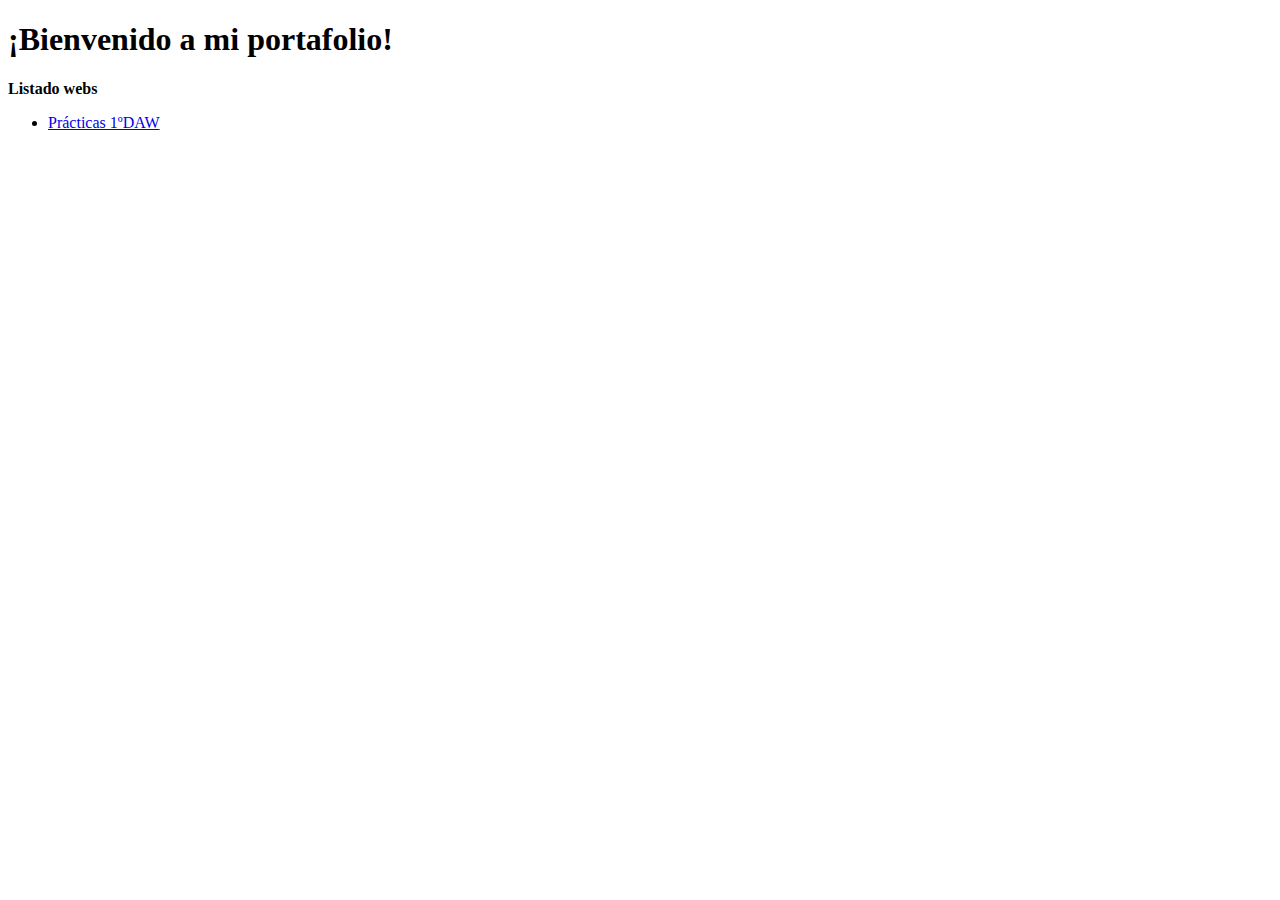
<file: index.html>
<!DOCTYPE html>
<html lang="es">
<head>
    <meta charset="UTF-8">
    <meta name="viewport" content="width=device-width, initial-scale=1.0">
    <link rel="icon" type="image/png" href="../src/img/favicon.png">
    <title>Portfolio</title>
</head>
<body>
    <h1>¡Bienvenido a mi portafolio!</h1>

    <p><strong>Listado webs</strong></p>
    <ul>
        <li><a href="/portafolios-web/html/index-es.html">Prácticas 1ºDAW</a></li>
    </ul>
</body>
</html>
</file>
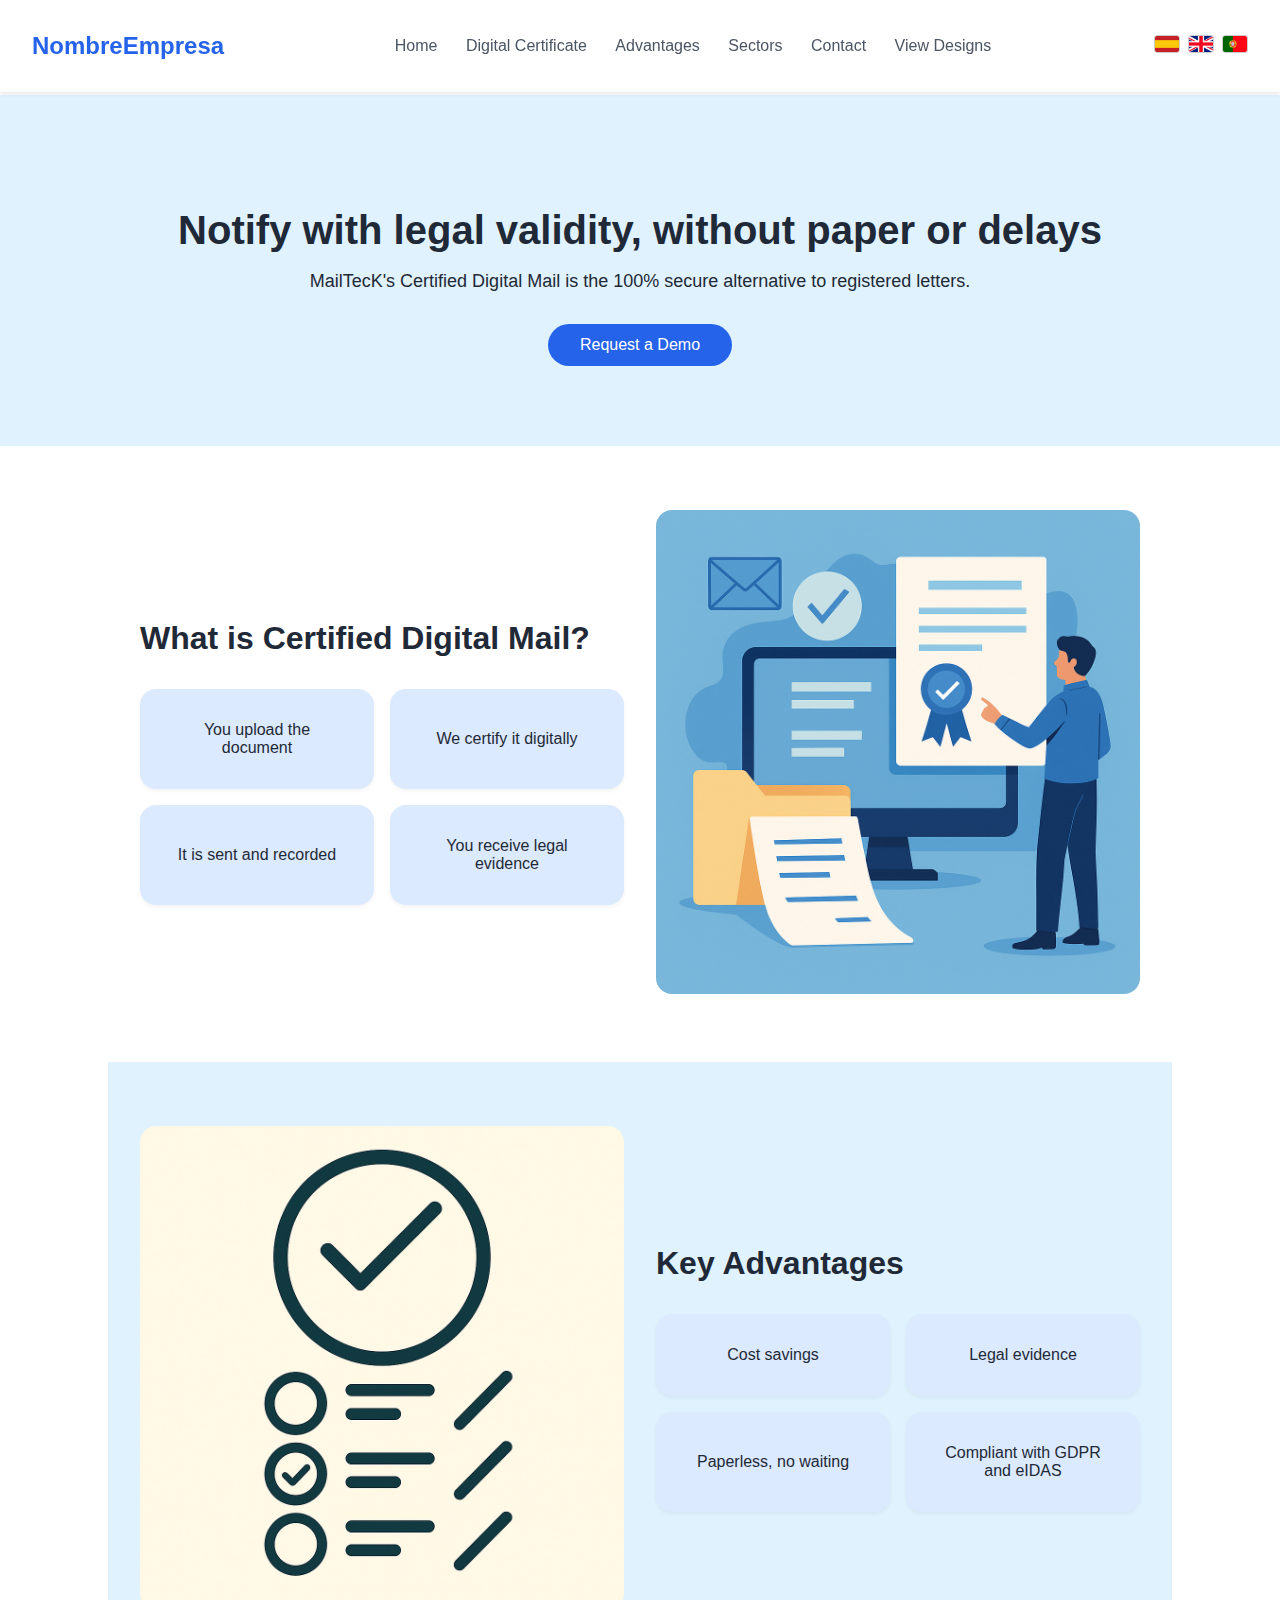
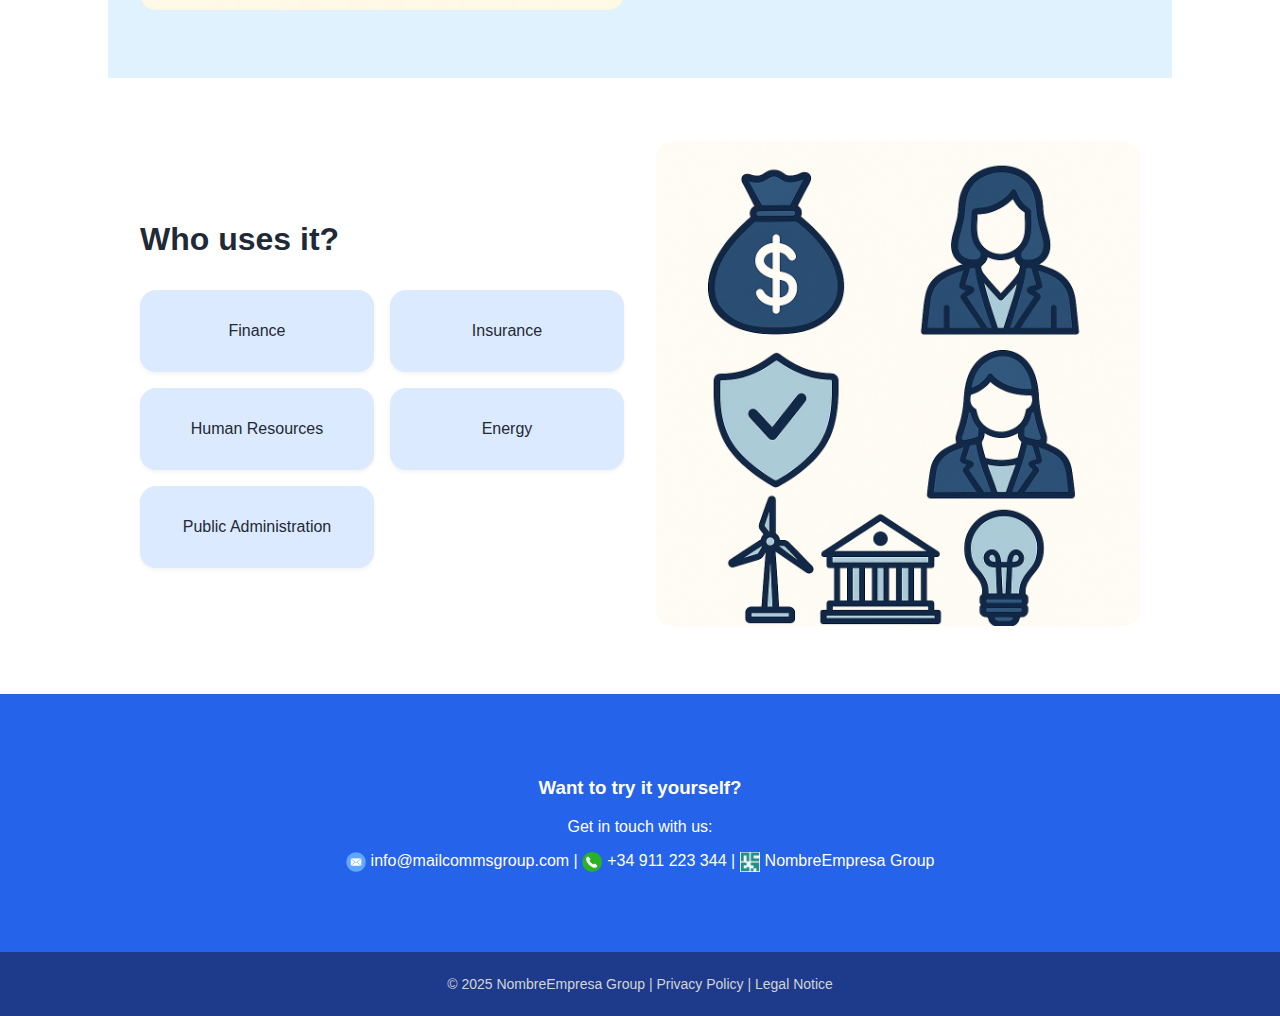
<file: html/index-en.html>
<!DOCTYPE html>
<html lang="en">
<head>
  <meta charset="UTF-8" />
  <meta name="viewport" content="width=device-width, initial-scale=1.0"/>
  <link rel="icon" type="image/png" href="../src/img/favicon.png">
  <title>NombreEmpresa - Certified Digital Mail</title>
  <link rel="stylesheet" href="../css/index.css" />
</head>
<body>
  <!-- Header -->
  <header class="header">
    <h1 class="logo">NombreEmpresa</h1>
    <nav class="nav">
      <a href="#">Home</a>
      <a href="#certificado-digital">Digital Certificate</a>
      <a href="#ventajas">Advantages</a>
      <a href="#sectores">Sectors</a>
      <a href="#contacto">Contact</a>
      <a href="" id="open-visualizar-btn">View Designs</a>
    </nav>
    <div class="language-switcher">
      <a href="index-es.html"><img src="../src/img/BanderaEspaña.jpg" alt="Español"></a>
      <a href="index-en.html"><img src="../src/img/BanderaInglaterra.avif" alt="English"></a>
      <a href="index-pt.html"><img src="../src/img/BanderaPortugal.avif" alt="Português"></a>
    </div>
  </header>

  <!-- Hero -->
  <section class="hero">
    <h2>Notify with legal validity, without paper or delays</h2>
    <p>MailTecK's Certified Digital Mail is the 100% secure alternative to registered letters.</p>
    <button class="cta" id="open-form-btn">Request a Demo</button>
  </section>

  <!-- Demo Form Modal -->
  <div class="modal" id="demo-form-modal">
    <div class="modal-content">
      <span class="close-btn" id="close-form-btn">&times;</span>
      <h3>Request Your Demo</h3>
      <form id="demo-form">
        <input type="text" name="nombre" placeholder="Full Name" required oninvalid="this.setCustomValidity('Please fill out this field')" oninput="this.setCustomValidity('')" />
        <input type="text" name="empresa" placeholder="Company" required oninvalid="this.setCustomValidity('Please fill out this field')" oninput="this.setCustomValidity('')" />
        <input type="email" name="email" placeholder="Email" required oninvalid="this.setCustomValidity('Please fill out this field')" oninput="this.setCustomValidity('')" />

        <input type="tel" name="telefono" placeholder="Phone" required oninvalid="this.setCustomValidity('Please fill out this field')" oninput="this.setCustomValidity('')" />

        <select name="servicio" required oninvalid="this.setCustomValidity('Please fill out this field')" oninput="this.setCustomValidity('')">
          <option value="">Type of services you are interested in</option>
          <option value="digitales_no_certificados">Non-certified digital shipments</option>
          <option value="certificados">Certified shipments (email, SMS)</option>
          <option value="postales">Postal shipments</option>
          <option value="multicanal">Multichannel communication</option>
          <option value="otros">Others (describe in the message body)</option>
        </select>

        <textarea id="mensaje" name="mensaje" rows="4" placeholder="Write your message here"></textarea>
        <label for="pdf">Upload your design (PDF):</label>
        <input type="file" id="pdf" name="pdf" accept="application/pdf" required oninvalid="this.setCustomValidity('Please fill out this field')" oninput="this.setCustomValidity('')">
        <input type="hidden" name="nombreArchivo" id="nombreArchivo" />
        <input type="hidden" name="fecha" id="fecha-envio"/>
        <button type="submit" class="cta-alt">Submit</button>
      </form>
    </div>
  </div>

  <!-- View Designs Modal -->
  <div class="modal" id="visualizar-form-modal">
    <div class="modal-content">
      <span class="close-btn" id="close-visualizar-btn">&times;</span>
      <h3>View Your Designs</h3>
      <p>Enter your email to search for your designs pending approval.</p>

      <form id="buscar-form">
        <input type="email" id="emailCliente" name="email" placeholder="Your email address" required oninvalid="this.setCustomValidity('Please fill out this field')" oninput="this.setCustomValidity('')"/>
        <button type="submit" class="cta">Search Designs</button>
      </form>

      <div id="resultados" class="section" style="display:none;"></div>
    </div>
  </div>

  <!-- What is it? -->
  <section id="certificado-digital" class="section">
    <div class="content-image">
      <div class="text-content">
        <h3 class="tooltip-trigger" data-tooltip-id="tooltip-que-es">What is Certified Digital Mail?</h3>
        <ul class="steps">
          <li>You upload the document</li>
          <li>We certify it digitally</li>
          <li>It is sent and recorded</li>
          <li>You receive legal evidence</li>
        </ul>
      </div>
      <div class="image-content">
        <img src="../src/img/certificadoDigital.png" alt="Digital Certificate">
      </div>
    </div>

    <div id="tooltip-que-es" class="tooltip">
      <p>Lorem ipsum dolor sit amet, consectetur adipiscing elit...</p>
    </div>
  </section>

  <!-- Advantages -->
  <section id="ventajas" class="section light">
    <div class="content-image">
      <div class="image-content">
        <img src="../src/img/ventajas.png" alt="Key Advantages">
      </div>
      <div class="text-content">
        <h3 class="tooltip-trigger" data-tooltip-id="tooltip-ventajas">Key Advantages</h3>
        <ul class="steps">
          <li>Cost savings</li>
          <li>Legal evidence</li>
          <li>Paperless, no waiting</li>
          <li>Compliant with GDPR and eIDAS</li>
        </ul>
      </div>
    </div>
    <div id="tooltip-ventajas" class="tooltip">
      <p>Lorem ipsum dolor sit amet, consectetur adipiscing elit...</p>
    </div>
  </section>

  <!-- Sectors -->
  <section id="sectores" class="section">
    <div class="content-image">
      <div class="text-content">
        <h3 class="tooltip-trigger" data-tooltip-id="tooltip-sectores">Who uses it?</h3>
        <ul class="steps">
          <li>Finance</li>
          <li>Insurance</li>
          <li>Human Resources</li>
          <li>Energy</li>
          <li>Public Administration</li>
        </ul>
      </div>
      <div class="image-content">
        <img src="../src/img/sectores.png" alt="Sectors">
      </div>
    </div>
    <div id="tooltip-sectores" class="tooltip">
      <p>Lorem ipsum dolor sit amet, consectetur adipiscing elit...</p>
    </div>
  </section>

  <!-- Final CTA -->
  <section id="contacto" class="cta-section">
    <h3>Want to try it yourself?</h3>
    <p>Get in touch with us:</p>
    <p class="contact-info">
      <img src="../src/img/mail.png" alt="mail">info@mailcommsgroup.com |
      <img src="../src/img/telefono.png" alt="phone">+34 911 223 344 |
      <img src="../src/img/mailcomms.PNG" alt="mailcomm logo"><a href="">NombreEmpresa Group</a>
    </p>
  </section>

  <!-- Footer -->
  <footer class="footer">
    © 2025 NombreEmpresa Group | Privacy Policy | Legal Notice
  </footer>

  <script src="../js/index-en.js"></script>
</body>
</html>
</file>
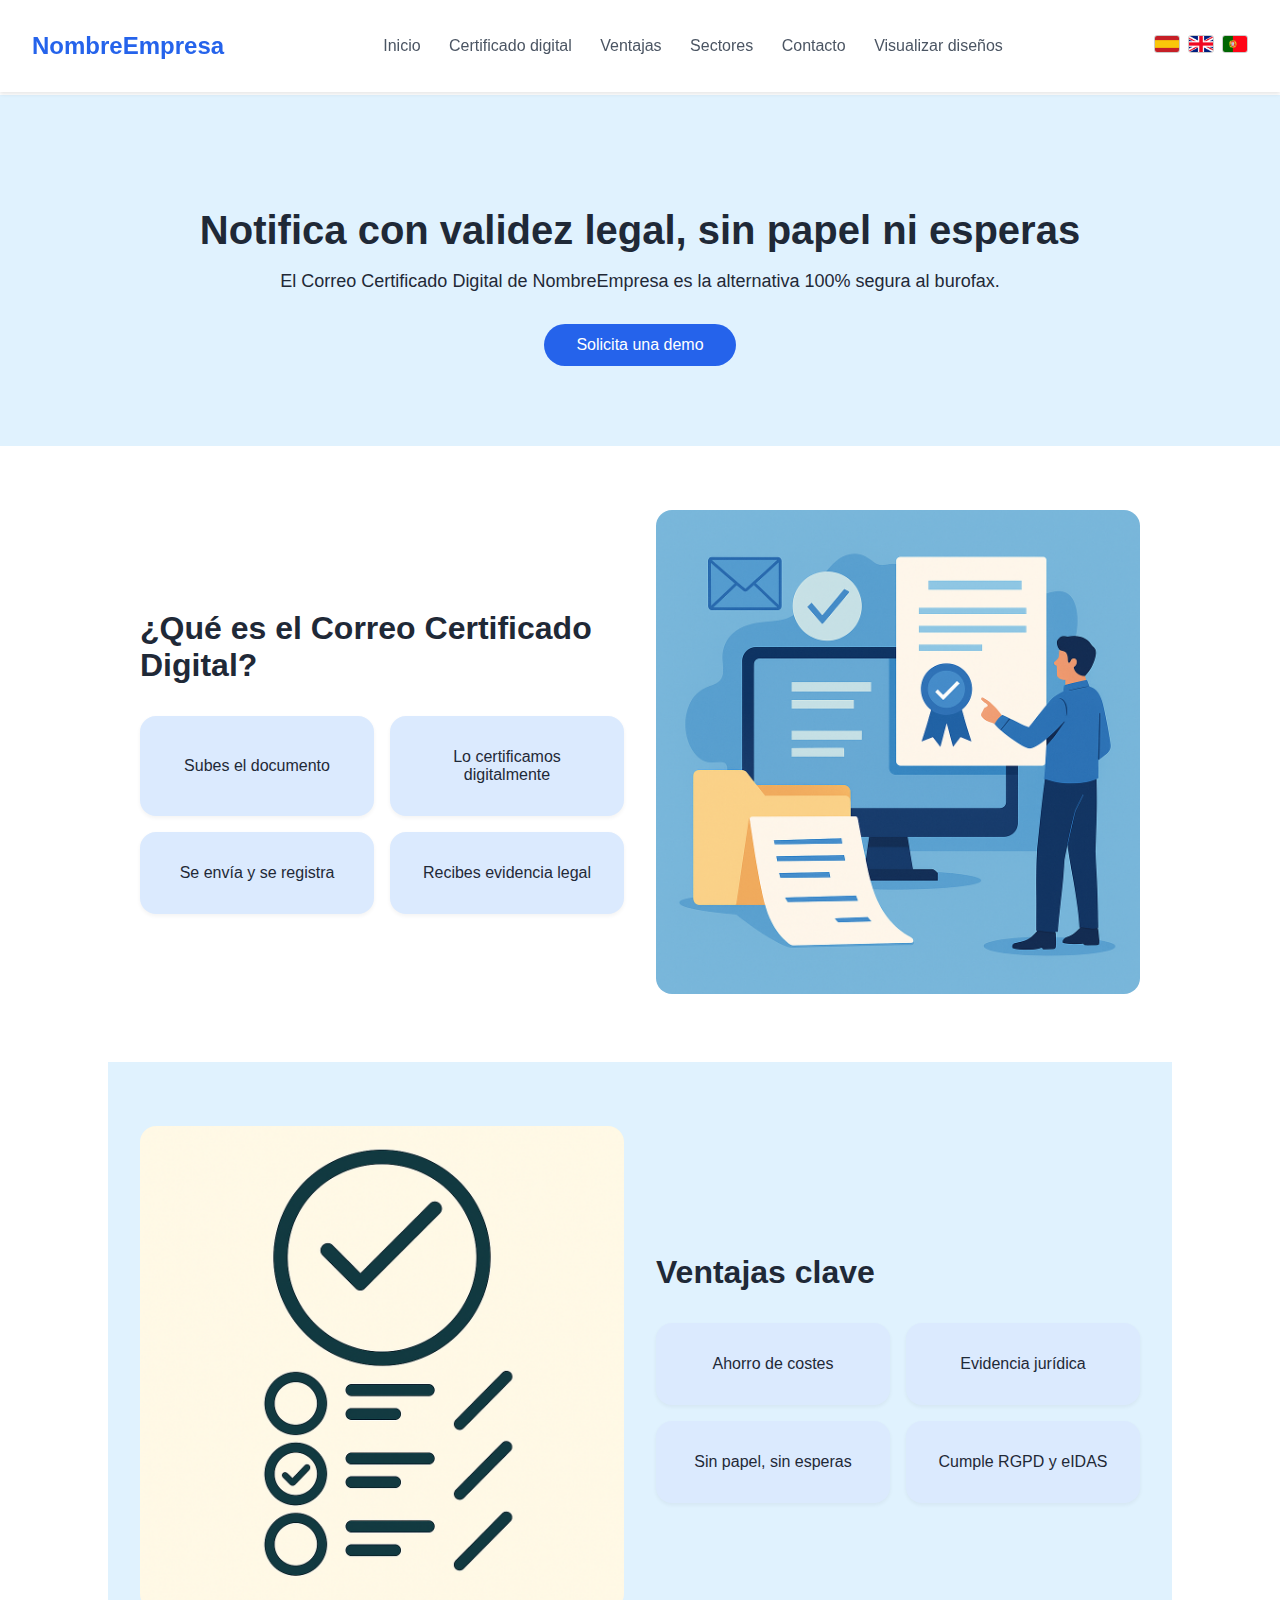
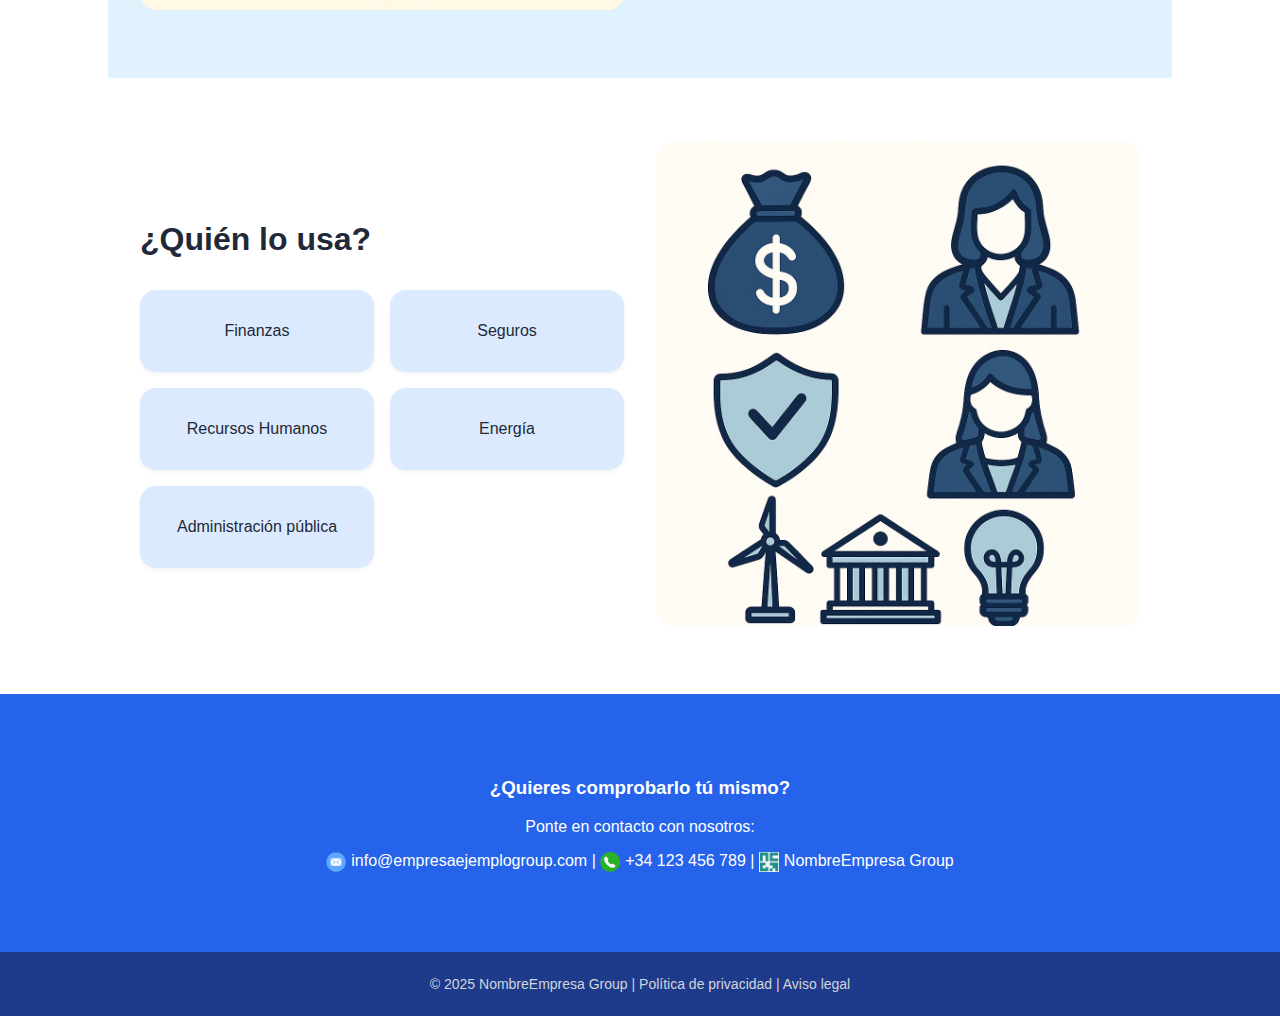
<file: html/index-es.html>
<!DOCTYPE html>
<html lang="es">
<head>
  <meta charset="UTF-8" />
  <meta name="viewport" content="width=device-width, initial-scale=1.0"/>
  <link rel="icon" type="image/png" href="../src/img/favicon.png">
  <title>NombreEmpresa - Correo Certificado Digital</title>
  <link rel="stylesheet" href="../css/index.css" />
</head>
<body>
  <!-- Header -->
<header class="header">
  <h1 class="logo">NombreEmpresa</h1>
  <nav class="nav">
    <a href="#">Inicio</a>
    <a href="#certificado-digital">Certificado digital</a>
    <a href="#ventajas">Ventajas</a>
    <a href="#sectores">Sectores</a>
    <a href="#contacto">Contacto</a>
    <a href="" id="open-visualizar-btn">Visualizar diseños</a>

    <!-- Botones de idioma -->
  </nav>
    <div class="language-switcher">
      <a href="index-es.html">
        <img src="../src/img/BanderaEspaña.jpg" alt="Español">
      </a>
      <a href="index-en.html">
        <img src="../src/img/BanderaInglaterra.avif" alt="English">
      </a>
      <a href="index-pt.html">
        <img src="../src/img/BanderaPortugal.avif" alt="Português">
      </a>
    </div>
</header>


  <!-- Hero -->
  <section class="hero">
    <h2>Notifica con validez legal, sin papel ni esperas</h2>
    <p>El Correo Certificado Digital de NombreEmpresa es la alternativa 100% segura al burofax.</p>
    <button class="cta" id="open-form-btn">Solicita una demo</button>
  </section>

  <!-- Formulario modal -->
  <div class="modal" id="demo-form-modal">
    <div class="modal-content">
      <span class="close-btn" id="close-form-btn">&times;</span>
      <h3>Solicita tu demo</h3>
      <form id="demo-form">
        <input type="text" name="nombre" placeholder="Nombre y apellidos" required />
        <input type="text" name="empresa" placeholder="Empresa" required />
        <input type="email" name="email" placeholder="Email" required />
        <input type="tel" name="telefono" placeholder="Teléfono" required />

        <select name="servicio" required>
          <option value="">Tipo de servicios en los que estás interesado</option>
          <option value="digitales_no_certificados">Envíos digitales no certificados</option>
          <option value="certificados">Envíos certificados (email, sms)</option>
          <option value="postales">Envíos postales</option>
          <option value="multicanal">Comunicación multicanal</option>
          <option value="otros">Otros (descríbelo en el cuerpo del mensaje)</option>
        </select>
        
        <textarea id="mensaje" name="mensaje" rows="4" placeholder="Escribe tu mensaje aquí"></textarea>
        <label for="pdf">Sube tu diseño (PDF):</label>
        <input type="file" id="pdf" name="pdf" accept="application/pdf" required>
        <input type="hidden" name="nombreArchivo" id="nombreArchivo" />
        <input type="hidden" name="fecha" id="fecha-envio"/>
        <button type="submit" class="cta-alt">Enviar</button>
      </form>
    </div>
  </div>

  <!-- VISUALIZAR DISEÑOS: Modal y Formulario -->
  <div class="modal" id="visualizar-form-modal">
    <div class="modal-content">
      <span class="close-btn" id="close-visualizar-btn">&times;</span>
      <h3>Visualiza tus diseños</h3>
      <p>Introduce tu correo electrónico para buscar tus diseños pendientes de aprobación.</p>

      <form id="buscar-form">
        <input type="email" id="emailCliente" name="email" placeholder="Tu correo electrónico" required />
        <button type="submit" class="cta">Buscar diseños</button>
      </form>

      <div id="resultados" class="section" style="display:none;"></div>
    </div>
  </div>

  <!-- ¿Qué es? -->
  <section id="certificado-digital" class="section">
    <div class="content-image">
      <div class="text-content">
        <h3 class="tooltip-trigger" data-tooltip-id="tooltip-que-es">¿Qué es el Correo Certificado Digital?</h3>
        <ul class="steps">
          <li>Subes el documento</li>
          <li>Lo certificamos digitalmente</li>
          <li>Se envía y se registra</li>
          <li>Recibes evidencia legal</li>
        </ul>
      </div>
      <div class="image-content">
        <img src="../src/img/certificadoDigital.png" alt="Certificado Digital">
      </div>
    </div>
    
    <!-- Tooltip -->
    <div id="tooltip-que-es" class="tooltip">
      <p>
        Lorem ipsum dolor sit amet, consectetur adipiscing elit. 
        Aliquam malesuada mauris ut est semper tristique. Nulla eget tincidunt nisi. 
        Quisque pulvinar mauris sit amet lobortis hendrerit. 
        Duis auctor metus id maximus aliquet. 
        Suspendisse et tellus et metus scelerisque euismod sit amet sed ante. 
        Vestibulum ante ipsum primis in faucibus orci luctus et ultrices posuere cubilia 
        curae; Ut lacinia turpis dignissim arcu feugiat finibus.
      </p>
    </div>
  </section>

  <!-- Ventajas -->
  <section id="ventajas" class="section light">
    <div class="content-image">
      <div class="image-content">
        <img src="../src/img/ventajas.png" alt="Ventajas clave">
      </div>
      <div class="text-content">
        <h3 class="tooltip-trigger" data-tooltip-id="tooltip-ventajas">Ventajas clave</h3>
        <ul class="steps">
          <li>Ahorro de costes</li>
          <li>Evidencia jurídica</li>
          <li>Sin papel, sin esperas</li>
          <li>Cumple RGPD y eIDAS</li>
        </ul>
      </div>
    </div>

    <!-- Tooltip -->
    <div id="tooltip-ventajas" class="tooltip">
      <p>
        Lorem ipsum dolor sit amet, consectetur adipiscing elit. 
        Aliquam malesuada mauris ut est semper tristique. Nulla eget tincidunt nisi. 
        Quisque pulvinar mauris sit amet lobortis hendrerit. 
        Duis auctor metus id maximus aliquet. 
        Suspendisse et tellus et metus scelerisque euismod sit amet sed ante. 
        Vestibulum ante ipsum primis in faucibus orci luctus et ultrices posuere cubilia 
        curae; Ut lacinia turpis dignissim arcu feugiat finibus.
      </p>
    </div>
  </section>

  <!-- Sectores -->
  <section id="sectores" class="section">
    <div class="content-image">
      <div class="text-content">
        <h3 class="tooltip-trigger" data-tooltip-id="tooltip-sectores">¿Quién lo usa?</h3>
        <ul class="steps">
          <li>Finanzas</li>
          <li>Seguros</li>
          <li>Recursos Humanos</li>
          <li>Energía</li>
          <li>Administración pública</li>
        </ul>
      </div>
      <div class="image-content">
        <img src="../src/img/sectores.png" alt="Sectores">
      </div>
    </div>

    <!-- Tooltip -->
    <div id="tooltip-sectores" class="tooltip">
      <p>
        Lorem ipsum dolor sit amet, consectetur adipiscing elit. 
        Aliquam malesuada mauris ut est semper tristique. Nulla eget tincidunt nisi. 
        Quisque pulvinar mauris sit amet lobortis hendrerit. 
        Duis auctor metus id maximus aliquet. 
        Suspendisse et tellus et metus scelerisque euismod sit amet sed ante. 
        Vestibulum ante ipsum primis in faucibus orci luctus et ultrices posuere cubilia 
        curae; Ut lacinia turpis dignissim arcu feugiat finibus.
      </p>
    </div>
  </section>

  <!-- CTA final -->
  <section id="contacto" class="cta-section">
    <h3>¿Quieres comprobarlo tú mismo?</h3>
    <p>Ponte en contacto con nosotros:</p>
    <p class="contact-info">
      <img src="../src/img/mail.png" alt="mail">info@empresaejemplogroup.com |
      <img src="../src/img/telefono.png" alt="telefono">+34 123 456 789 |
      <img src="../src/img/mailcomms.PNG" alt="mailcomm logo"><a href="">NombreEmpresa Group</a>
    </p>
  </section>

  <!-- Footer -->
  <footer class="footer">
    © 2025 NombreEmpresa Group | Política de privacidad | Aviso legal
  </footer>

  <script src="../js/index.js"></script>
</body>
</html>
</file>
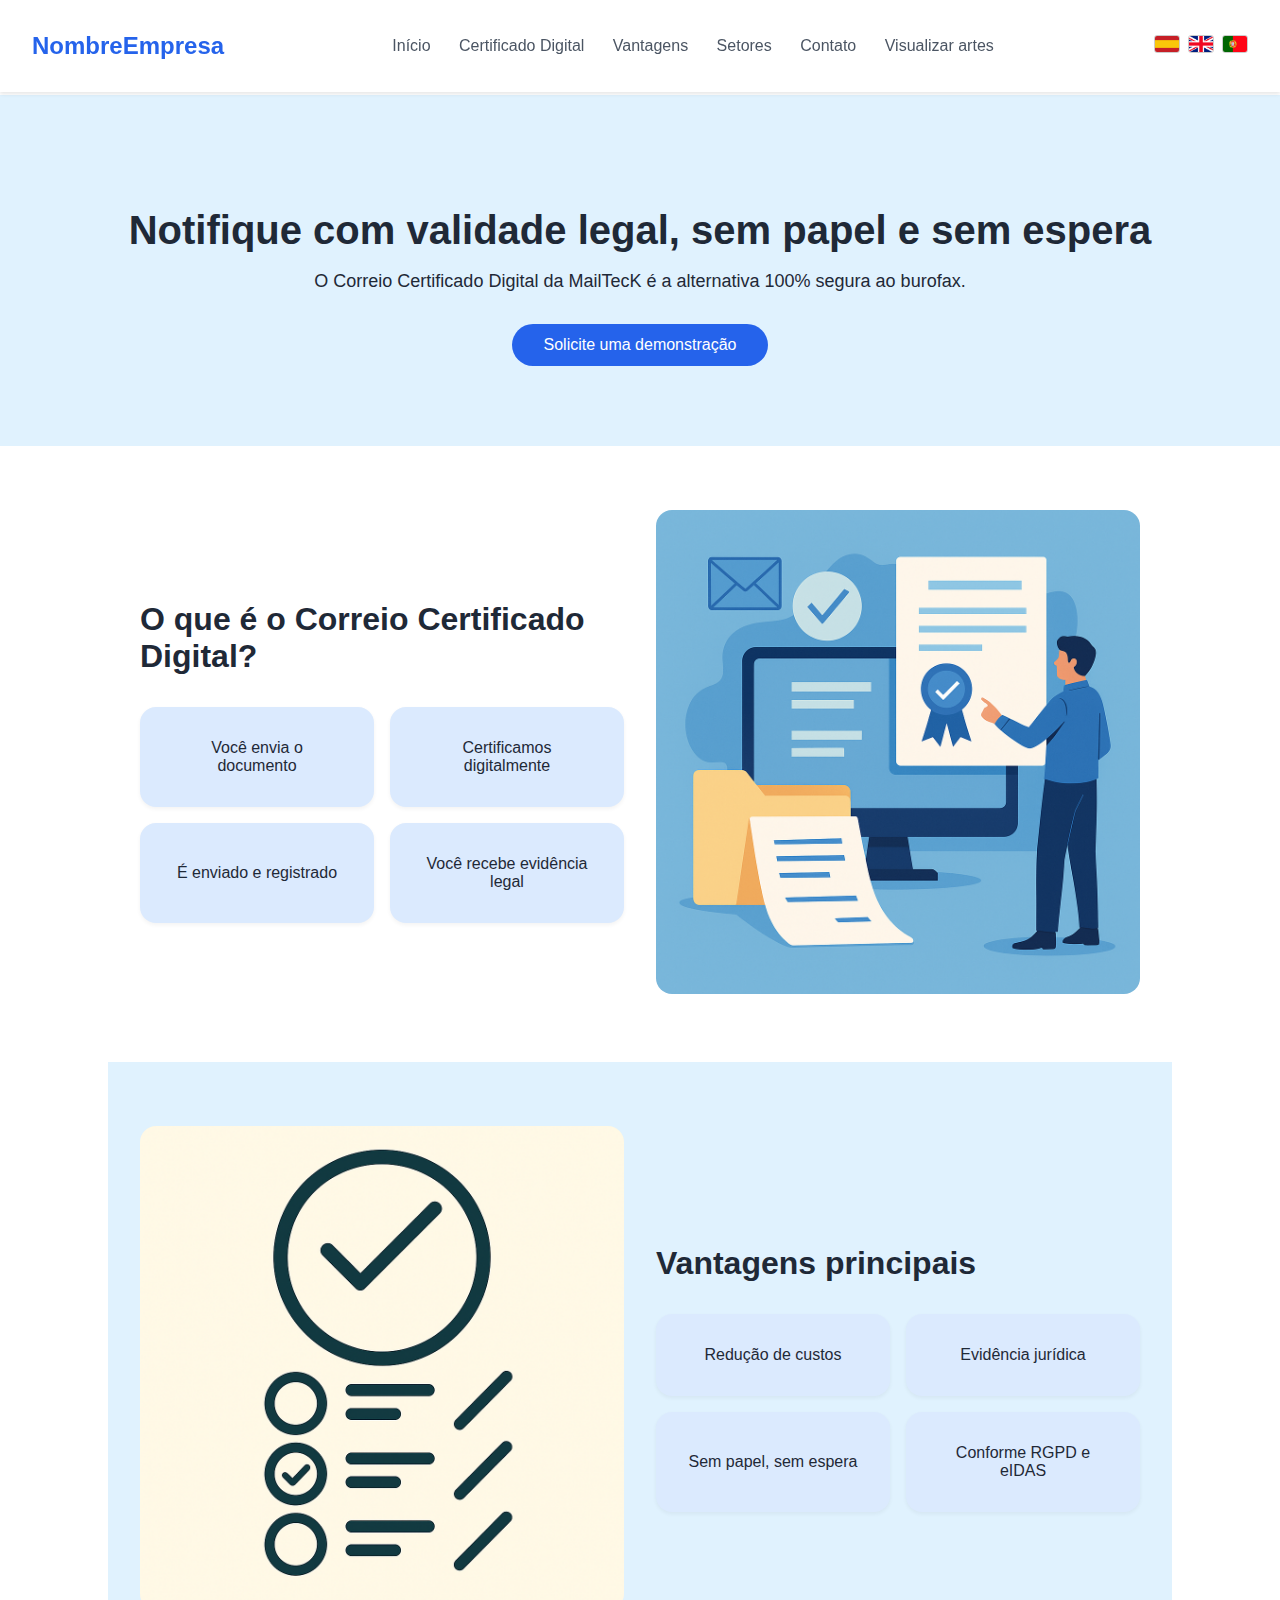
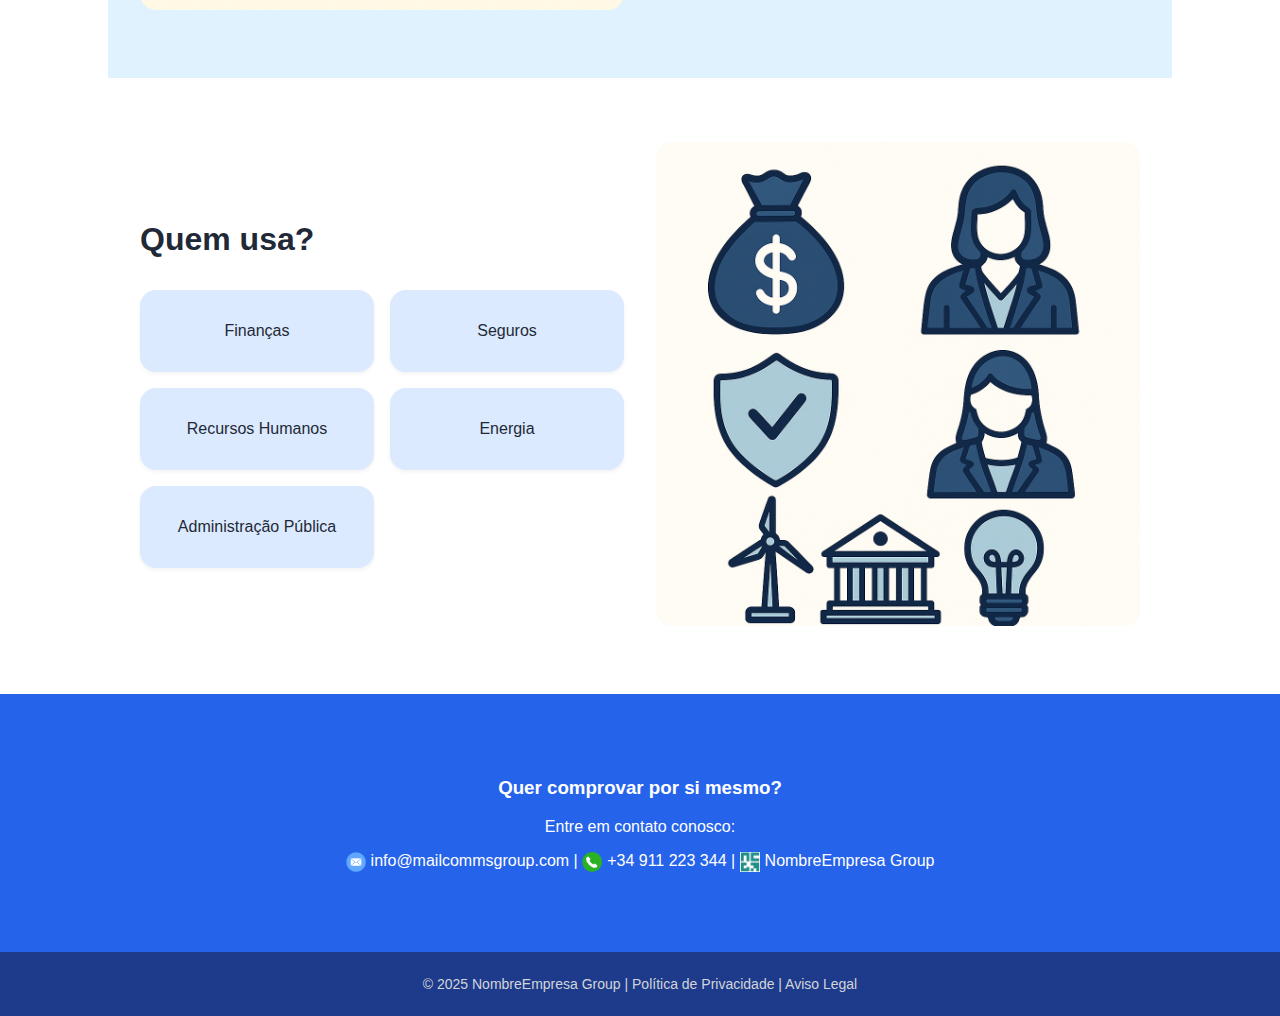
<file: html/index-pt.html>
<!DOCTYPE html>
<html lang="pt">
<head>
  <meta charset="UTF-8" />
  <meta name="viewport" content="width=device-width, initial-scale=1.0"/>
  <link rel="icon" type="image/png" href="../src/img/favicon.png">
  <title>NombreEmpresa - Correio Certificado Digital</title>
  <link rel="stylesheet" href="../css/index.css" />
</head>
<body>
  <!-- Cabeçalho -->
  <header class="header">
    <h1 class="logo">NombreEmpresa</h1>
    <nav class="nav">
      <a href="#">Início</a>
      <a href="#certificado-digital">Certificado Digital</a>
      <a href="#vantagens">Vantagens</a>
      <a href="#setores">Setores</a>
      <a href="#contato">Contato</a>
      <a href="" id="open-visualizar-btn">Visualizar artes</a>
    </nav>
    <div class="language-switcher">
      <a href="index-es.html"><img src="../src/img/BanderaEspaña.jpg" alt="Español"></a>
      <a href="index-en.html"><img src="../src/img/BanderaInglaterra.avif" alt="English"></a>
      <a href="index-pt.html"><img src="../src/img/BanderaPortugal.avif" alt="Português"></a>
    </div>
  </header>

  <!-- Hero -->
  <section class="hero">
    <h2>Notifique com validade legal, sem papel e sem espera</h2>
    <p>O Correio Certificado Digital da MailTecK é a alternativa 100% segura ao burofax.</p>
    <button class="cta" id="open-form-btn">Solicite uma demonstração</button>
  </section>

  <!-- Modal de formulário -->
  <div class="modal" id="demo-form-modal">
    <div class="modal-content">
      <span class="close-btn" id="close-form-btn">&times;</span>
      <h3>Solicite sua demonstração</h3>
      <form id="demo-form">
        <input type="text" name="nome" placeholder="Nome completo" required />
        <input type="text" name="empresa" placeholder="Empresa" required />
        <input type="email" name="email" placeholder="Email" required />
        <input type="tel" name="telefone" placeholder="Telefone" required />

        <select name="servico" required>
          <option value="">Tipo de serviços de interesse</option>
          <option value="digitais_nao_certificados">Envios digitais não certificados</option>
          <option value="certificados">Envios certificados (email, sms)</option>
          <option value="postais">Envios postais</option>
          <option value="multicanal">Comunicação multicanal</option>
          <option value="outros">Outros (descreva no campo de mensagem)</option>
        </select>

        <textarea id="mensagem" name="mensagem" rows="4" placeholder="Escreva sua mensagem aqui"></textarea>
        <label for="pdf">Envie seu design (PDF):</label>
        <input type="file" id="pdf" name="pdf" accept="application/pdf" required>
        <input type="hidden" name="nomeArquivo" id="nomeArquivo" />
        <input type="hidden" name="data" id="data-envio"/>
        <button type="submit" class="cta-alt">Enviar</button>
      </form>
    </div>
  </div>

  <!-- Modal para visualizar artes -->
  <div class="modal" id="visualizar-form-modal">
    <div class="modal-content">
      <span class="close-btn" id="close-visualizar-btn">&times;</span>
      <h3>Visualize seus designs</h3>
      <p>Digite seu email para buscar seus designs pendentes de aprovação.</p>
      <form id="buscar-form">
        <input type="email" id="emailCliente" name="email" placeholder="Seu email" required />
        <button type="submit" class="cta">Buscar designs</button>
      </form>
      <div id="resultados" class="section" style="display:none;"></div>
    </div>
  </div>

  <!-- O que é? -->
  <section id="certificado-digital" class="section">
    <div class="content-image">
      <div class="text-content">
        <h3 class="tooltip-trigger" data-tooltip-id="tooltip-que-e">O que é o Correio Certificado Digital?</h3>
        <ul class="steps">
          <li>Você envia o documento</li>
          <li>Certificamos digitalmente</li>
          <li>É enviado e registrado</li>
          <li>Você recebe evidência legal</li>
        </ul>
      </div>
      <div class="image-content">
        <img src="../src/img/certificadoDigital.png" alt="Certificado Digital">
      </div>
    </div>
    <div id="tooltip-que-e" class="tooltip">
      <p>
        Lorem ipsum dolor sit amet, consectetur adipiscing elit. 
        Aliquam malesuada mauris ut est semper tristique. Nulla eget tincidunt nisi. 
        Quisque pulvinar mauris sit amet lobortis hendrerit. 
        Duis auctor metus id maximus aliquet.
      </p>
    </div>
  </section>

  <!-- Vantagens -->
  <section id="vantagens" class="section light">
    <div class="content-image">
      <div class="image-content">
        <img src="../src/img/ventajas.png" alt="Vantagens principais">
      </div>
      <div class="text-content">
        <h3 class="tooltip-trigger" data-tooltip-id="tooltip-vantagens">Vantagens principais</h3>
        <ul class="steps">
          <li>Redução de custos</li>
          <li>Evidência jurídica</li>
          <li>Sem papel, sem espera</li>
          <li>Conforme RGPD e eIDAS</li>
        </ul>
      </div>
    </div>
    <div id="tooltip-vantagens" class="tooltip">
      <p>
        Lorem ipsum dolor sit amet, consectetur adipiscing elit. 
        Aliquam malesuada mauris ut est semper tristique. Nulla eget tincidunt nisi. 
        Quisque pulvinar mauris sit amet lobortis hendrerit. 
        Duis auctor metus id maximus aliquet.
      </p>
    </div>
  </section>

  <!-- Setores -->
  <section id="setores" class="section">
    <div class="content-image">
      <div class="text-content">
        <h3 class="tooltip-trigger" data-tooltip-id="tooltip-setores">Quem usa?</h3>
        <ul class="steps">
          <li>Finanças</li>
          <li>Seguros</li>
          <li>Recursos Humanos</li>
          <li>Energia</li>
          <li>Administração Pública</li>
        </ul>
      </div>
      <div class="image-content">
        <img src="../src/img/sectores.png" alt="Setores">
      </div>
    </div>
    <div id="tooltip-setores" class="tooltip">
      <p>
        Lorem ipsum dolor sit amet, consectetur adipiscing elit. 
        Aliquam malesuada mauris ut est semper tristique. Nulla eget tincidunt nisi. 
        Quisque pulvinar mauris sit amet lobortis hendrerit. 
        Duis auctor metus id maximus aliquet.
      </p>
    </div>
  </section>

  <!-- CTA final -->
  <section id="contato" class="cta-section">
    <h3>Quer comprovar por si mesmo?</h3>
    <p>Entre em contato conosco:</p>
    <p class="contact-info">
      <img src="../src/img/mail.png" alt="mail">info@mailcommsgroup.com |
      <img src="../src/img/telefono.png" alt="telefone">+34 911 223 344 |
      <img src="../src/img/mailcomms.PNG" alt="logo mailcomms"><a href="">NombreEmpresa Group</a>
    </p>
  </section>

  <!-- Rodapé -->
  <footer class="footer">
    © 2025 NombreEmpresa Group | Política de Privacidade | Aviso Legal
  </footer>

  <script src="../js/index-pt.js"></script>
</body>
</html>
</file>
<file: css/index.css>
body {
  margin: 0;
  font-family: 'Segoe UI', sans-serif;
  color: #1f2937;
  background-color: #ffffff;
  padding-top: 95px;
}

a {
  text-decoration: none;
  color: inherit;
}

.header {
  display: flex;
  justify-content: space-between;
  align-items: center;
  padding: 1rem 2rem;
  box-shadow: 0 2px 4px rgba(0, 0, 0, 0.1);
  position: fixed;
  top: 0;
  left: 0;
  right: 0;
  z-index: 1000;
  background-color: white;
}

.logo {
  font-size: 1.5rem;
  color: #2563eb;
  font-weight: bold;
}

.nav a {
  margin-left: 1.5rem;
  color: #4b5563;
  transition: color 0.3s;
}

.nav a:hover {
  color: #2563eb;
}

.hero {
  text-align: center;
  padding: 5rem 2rem;
  background-color: #e0f2fe;
}

.hero h2 {
  font-size: 2.5rem;
  margin-bottom: 1rem;
}

.hero p {
  font-size: 1.125rem;
  margin-bottom: 2rem;
}

.cta {
  background-color: #2563eb;
  color: white;
  padding: 0.75rem 2rem;
  border: none;
  border-radius: 9999px;
  font-size: 1rem;
  cursor: pointer;
  transition: background-color 0.3s;
}

.cta:hover {
  background-color: #1d4ed8;
}

.section {
  padding: 4rem 2rem;
  max-width: 1000px;
  margin: auto;
  text-align: center;
}

.section h3 {
  font-size: 2rem;
  margin-bottom: 2rem;
}

.steps {
  display: grid;
  grid-template-columns: repeat(2, 1fr);
  gap: 1rem;
  list-style: none;
  padding: 0;
}

.steps li {
  background-color: #dbeafe;
  padding: 2rem;
  border-radius: 1rem;
  box-shadow: 0 2px 4px rgba(0, 0, 0, 0.05);
  display: flex;
  align-items: center;
  justify-content: center;
  text-align: center;
}

.light {
  background-color: #e0f2fe;
}

.advantages {
  display: grid;
  grid-template-columns: repeat(auto-fit, minmax(180px, 1fr));
  gap: 1rem;
}

.advantages div {
  background-color: white;
  padding: 1.5rem;
  border-radius: 1rem;
  box-shadow: 0 2px 4px rgba(0, 0, 0, 0.05);
}

.sectors {
  display: grid;
  grid-template-columns: repeat(auto-fit, minmax(160px, 1fr));
  gap: 1rem;
}

.sectors div {
  background-color: #dbeafe;
  padding: 1.5rem;
  border-radius: 1rem;
  box-shadow: 0 2px 4px rgba(0, 0, 0, 0.05);
}

.cta-section {
  background-color: #2563eb;
  color: white;
  text-align: center;
  padding: 4rem 2rem;
}

.cta-alt {
  background-color: white;
  color: #2563eb;
  padding: 0.75rem 2rem;
  border-radius: 9999px;
  font-size: 1rem;
  border: none;
  cursor: pointer;
  transition: background-color 0.3s;
}

.cta-alt:hover {
  background-color: #f3f4f6;
}

.footer {
  background-color: #1e3a8a;
  color: #d1d5db;
  text-align: center;
  padding: 1.5rem;
  font-size: 0.875rem;
}

.content-image {
  display: flex;
  align-items: center;
  justify-content: space-between;
  flex-wrap: wrap;
  gap: 2rem;
}

.text-content {
  flex: 1;
  text-align: left;
}

.image-content {
  flex: 1;
  text-align: center;
}

.image-content img {
  max-width: 100%;
  width: 500px;
  height: auto;
  border-radius: 1rem;
}

.contact-info {
  list-style: none;
  padding: 0;
  margin-top: 1rem;
}

.contact-info li {
  margin-bottom: 0.5rem;
}

.contact-info a {
  color: white;
  text-decoration: none;
  font-weight: 500;
}

.contact-info a:hover {
  text-decoration: underline;
}

.contact-info img {
  width: 20px;
  height: auto;
  vertical-align: middle;
  margin-right: 5px;
}

@media (max-width: 768px) {
  .content-image {
    flex-direction: column;
    text-align: center;
  }

  .text-content {
    text-align: center;
  }
}

/* Modal formulario */
.modal {
  display: none;
  position: fixed;
  z-index: 2000;
  left: 0;
  top: 0;
  width: 100%;
  height: 100%;
  overflow: auto;
  background-color: rgba(0, 0, 0, 0.4);
}

.modal-content {
  background-color: #fff;
  margin: 5% auto;
  padding: 2rem;
  border-radius: 1rem;
  width: 90%;
  max-width: 500px;
  box-shadow: 0 4px 8px rgba(0, 0, 0, 0.2);
}

.modal-content h3 {
  margin-top: 0;
}

.modal-content form input,
.modal-content form select,
.modal-content form textarea {
  width: 100%;
  padding: 0.75rem;
  margin: 0.5rem 0;
  border: 1px solid #ccc;
  border-radius: 0.5rem;
}

textarea {
  width: 100%; /* El textarea ocupa todo el ancho disponible */
  max-width: 100%; /* Asegura que no se pueda expandir más allá del contenedor */
  resize: vertical; /* Permite redimensionar solo verticalmente (a lo largo) */
  padding: 0.75rem; /* Espaciado interno */
  border-radius: 0.5rem; /* Bordes redondeados */
  border: 1px solid #ccc; /* Borde gris claro */
}


.modal-content button {
  margin-top: 1rem;
  width: 100%;
}

.close-btn {
  float: right;
  font-size: 1.5rem;
  font-weight: bold;
  cursor: pointer;
  color: #555;
}
.close-btn:hover {
  color: #000;
}

/* Tooltip para '¿Qué es el Correo Certificado Digital?' */
.tooltip {
  position: absolute;
  background-color: #f9fafb;
  color: #1f2937;
  padding: 1rem;
  border-radius: 0.75rem;
  box-shadow: 0 4px 12px rgba(0, 0, 0, 0.15);
  max-width: 300px;
  font-size: 0.95rem;
  z-index: 1500;
  display: none;
  transition: opacity 0.3s ease;
}

.tooltip.visible {
  display: block;
  opacity: 1;
}

.tooltip p {
  margin: 0.5rem 0;
}

.tooltip-trigger {
  position: relative;
  cursor: help;
  color: inherit;
  transition: color 0.3s ease;
}

.tooltip-trigger::after {
  content: "";
  position: absolute;
  left: 0;
  bottom: -2px;
  width: 0%;
  height: 2px;
  background-color: #2563eb;
  transition: width 0.3s ease;
}

.tooltip-trigger:hover {
  color: #2563eb;
}

.tooltip-trigger:hover::after {
  width: 100%;
}

/* Estilo para la sección de resultados de diseños */
.pdf-entry {
  background-color: #f9fafb;
  padding: 1.5rem;
  margin-bottom: 2rem;
  border-radius: 1rem;
  box-shadow: 0 2px 6px rgba(0, 0, 0, 0.05);
}

/* Enlace con efecto hover azul */
.pdf-entry a {
  text-decoration: none;
  color: #1f2937;
  font-weight: 500;
  transition: color 0.3s ease;
}

.pdf-entry a:hover {
  color: #2563eb;
}

/* Estilo para los radio-button tipo botón */
.options {
  margin: 1rem 0;
  display: flex;
  gap: 1rem;
}

.options label {
  display: inline-block;
  padding: 0.5rem 1rem;
  border-radius: 9999px;
  border: 1px solid #ccc;
  cursor: pointer;
  background-color: white;
  color: #1f2937;
  transition: all 0.2s ease;
  user-select: none;
}

.options input[type="radio"] {
  display: none;
}

.options input[type="radio"]:checked + label {
  background-color: #2563eb;
  color: white;
  border-color: #2563eb;
}

/* Para el textarea */
.pdf-entry textarea {
  width: 100%;
  margin-top: 1rem;
  padding: 0.75rem;
  border-radius: 0.5rem;
  border: 1px solid #ccc;
  resize: vertical;
  font-size: 0.95rem;
}

.language-switcher {
  display: flex;
  gap: 0.5rem;
  align-items: center;
  margin-left: 1rem;
}

.language-switcher img {
  width: 24px;
  height: 16px;
  object-fit: cover;
  border: 1px solid #ccc;
  border-radius: 3px;
  cursor: pointer;
  transition: transform 0.2s ease;
}

.language-switcher img:hover {
  border-color: #2563eb;
}
</file>
